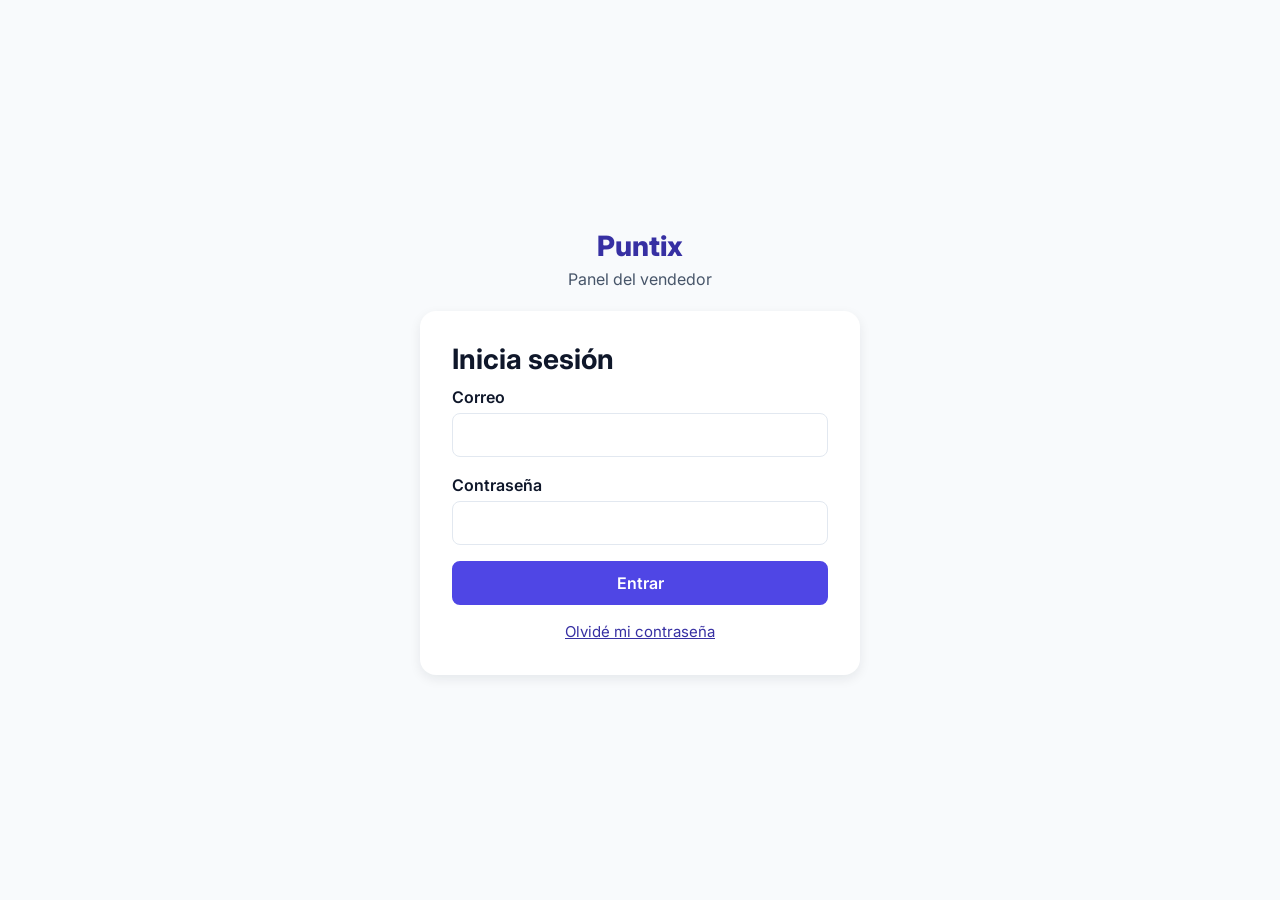
<file: index.html>
<!DOCTYPE html>
<html lang="es">
<head>
<meta charset="utf-8">
<meta name="viewport" content="width=device-width, initial-scale=1">
<link rel="preconnect" href="https://fonts.googleapis.com">
<link rel="stylesheet" href="https://fonts.googleapis.com/css2?family=Inter:wght@400;600;700;800&display=swap">
<link rel="stylesheet" href="css/base.css">
<title>Inicia sesión · Puntix vendedor</title>
</head>
<body class="pagina-auth">
  <p class="marca">Puntix</p>
  <p class="lema">Panel del vendedor</p>
  <main class="contenedor">
    <h1>Inicia sesión</h1>
    <div id="alerta" hidden></div>
    <form id="formulario" novalidate>
      <div class="campo">
        <label for="email">Correo</label>
        <input type="email" id="email" name="email" autocomplete="email" required>
      </div>
      <div class="campo">
        <label for="password">Contraseña</label>
        <input type="password" id="password" name="password" autocomplete="current-password" required>
      </div>
      <button class="btn" id="enviar" type="submit">Entrar</button>
    </form>
    <div class="enlaces">
      <a href="olvide-contrasena.html">Olvidé mi contraseña</a>
    </div>
  </main>
<script src="js/config.js"></script>
<script src="js/api.js"></script>
<script src="js/ui.js"></script>
<script src="js/login.js"></script>
</body>
</html>
</file>
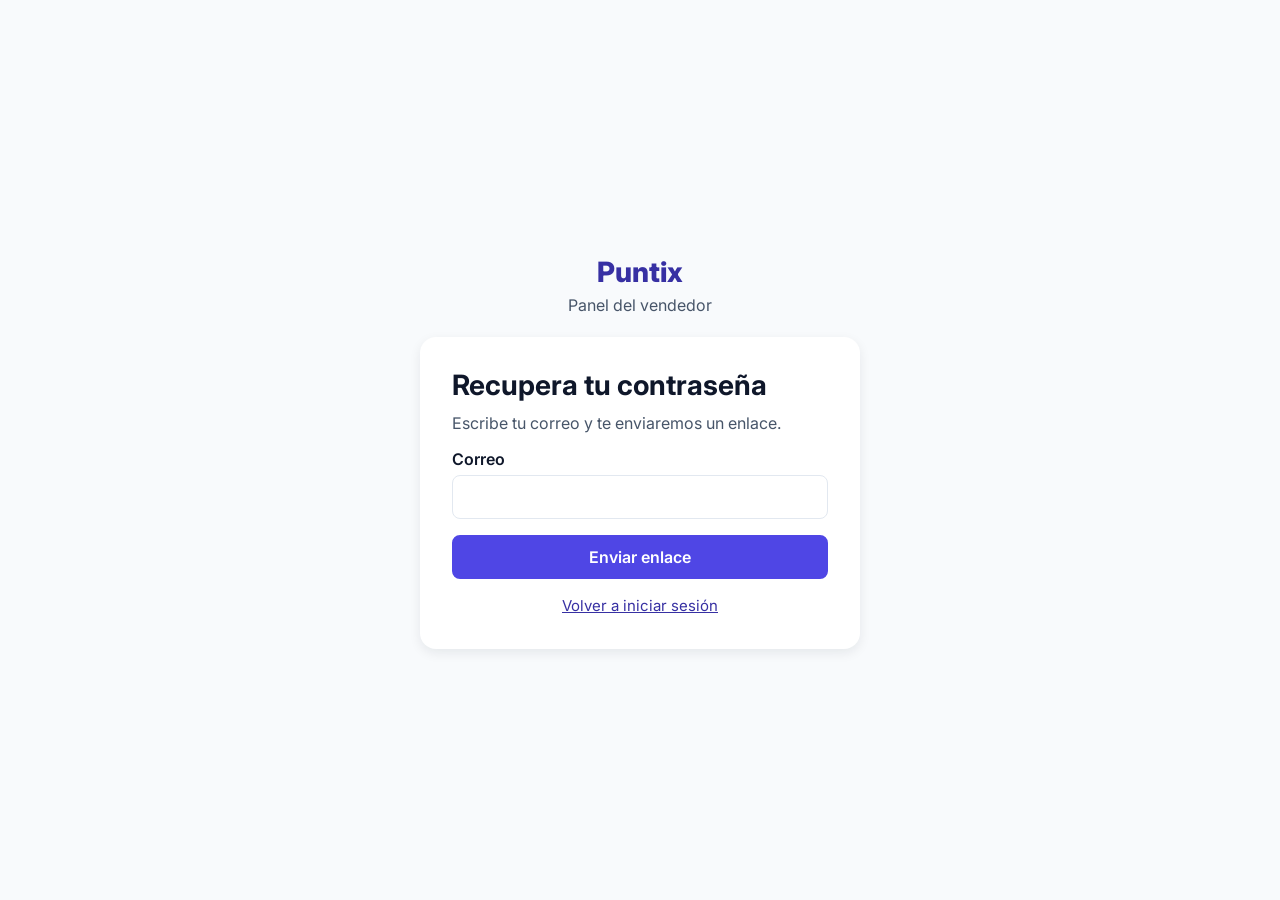
<file: olvide-contrasena.html>
<!DOCTYPE html>
<html lang="es">
<head>
<meta charset="utf-8">
<meta name="viewport" content="width=device-width, initial-scale=1">
<link rel="preconnect" href="https://fonts.googleapis.com">
<link rel="stylesheet" href="https://fonts.googleapis.com/css2?family=Inter:wght@400;600;700;800&display=swap">
<link rel="stylesheet" href="css/base.css">
<title>Recupera tu contraseña · Puntix vendedor</title>
</head>
<body class="pagina-auth">
  <p class="marca">Puntix</p>
  <p class="lema">Panel del vendedor</p>
  <main class="contenedor">
    <h1>Recupera tu contraseña</h1>
    <p class="texto-suave">Escribe tu correo y te enviaremos un enlace.</p>
    <div id="alerta" hidden></div>
    <form id="formulario" novalidate>
      <div class="campo"><label for="email">Correo</label>
        <input type="email" id="email" autocomplete="email" required></div>
      <button class="btn" id="enviar" type="submit">Enviar enlace</button>
    </form>
    <div class="enlaces"><a href="index.html">Volver a iniciar sesión</a></div>
  </main>
<script src="js/config.js"></script>
<script src="js/api.js"></script>
<script src="js/ui.js"></script>
<script src="js/olvide.js"></script>
</body>
</html>
</file>
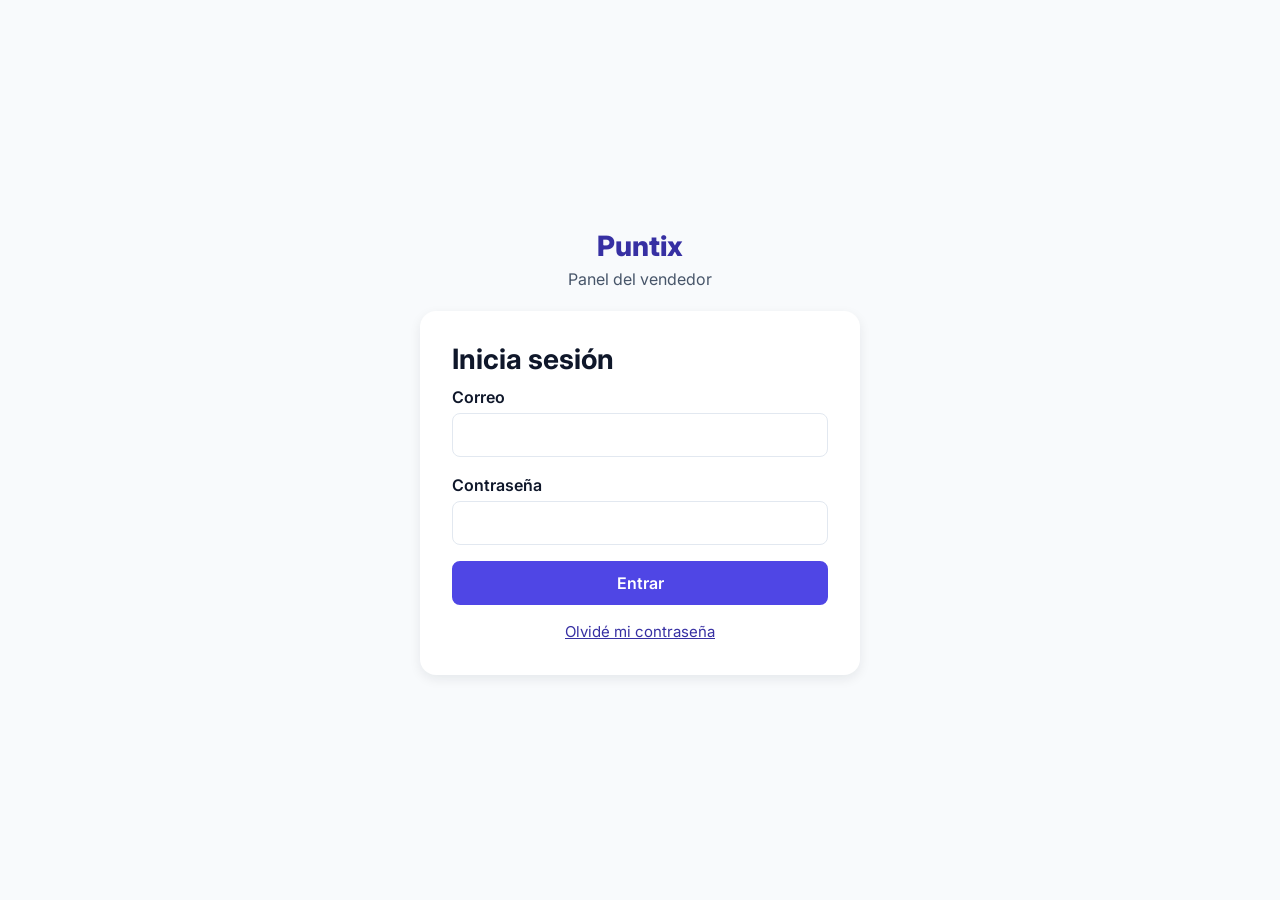
<file: panel.html>
<!DOCTYPE html>
<html lang="es">
<head>
<meta charset="utf-8">
<meta name="viewport" content="width=device-width, initial-scale=1">
<link rel="preconnect" href="https://fonts.googleapis.com">
<link rel="stylesheet" href="https://fonts.googleapis.com/css2?family=Inter:wght@400;600;700;800&display=swap">
<link rel="stylesheet" href="css/base.css">
<link rel="stylesheet" href="css/panel.css">
<title>Panel del vendedor · Puntix</title>
</head>
<body>
  <header class="encabezado">
    <div class="encabezado__interior">
      <div><p class="marca">Puntix</p><p class="saludo" id="saludo">Panel del vendedor</p></div>
      <button class="btn btn--secundario btn--auto" id="salir" type="button">Cerrar sesión</button>
    </div>
  </header>

  <main class="panel">
    <div id="aviso" hidden></div>

    <section class="resumen" aria-label="Resumen">
      <div class="dato"><p class="dato__etiqueta">Clientes</p><p class="dato__valor" id="r-clientes">—</p></div>
      <div class="dato"><p class="dato__etiqueta">Puntos de los clientes</p><p class="dato__valor" id="r-puntos">—</p></div>
      <div class="dato"><p class="dato__etiqueta">Tarjetas por entregar</p><p class="dato__valor" id="r-pendientes">—</p></div>
    </section>

    <section class="contenedor" aria-label="Gestión">
      <div class="pestanas" role="tablist" aria-label="Secciones">
        <button class="pestana" role="tab" id="tab-clientes" aria-controls="vista-clientes" aria-selected="true" type="button">Clientes</button>
        <button class="pestana" role="tab" id="tab-tarjetas" aria-controls="vista-tarjetas" aria-selected="false" tabindex="-1" type="button">Tarjetas</button>
        <button class="pestana" role="tab" id="tab-movimientos" aria-controls="vista-movimientos" aria-selected="false" tabindex="-1" type="button">Movimientos</button>
      </div>

      <div id="vista-clientes" role="tabpanel" aria-labelledby="tab-clientes">
        <div class="herramientas">
          <div class="campo"><label for="buscar-clientes">Buscar</label>
            <input type="text" id="buscar-clientes" placeholder="Nombre, DNI, correo o tarjeta" autocomplete="off"></div>
        </div>
        <div id="cuerpo-clientes"></div>
      </div>

      <div id="vista-tarjetas" role="tabpanel" aria-labelledby="tab-tarjetas" hidden>
        <div class="herramientas">
          <div class="campo"><label for="filtro-estado">Estado</label>
            <select id="filtro-estado">
              <option value="">Todas</option><option value="CREADA">Creadas (por entregar)</option>
              <option value="ACTIVADA">Activas</option><option value="BLOQUEADA">Bloqueadas</option>
            </select></div>
        </div>
        <div id="cuerpo-tarjetas"></div>
      </div>

      <div id="vista-movimientos" role="tabpanel" aria-labelledby="tab-movimientos" hidden>
        <div class="herramientas">
          <div class="campo"><label for="buscar-mov">Buscar</label>
            <input type="text" id="buscar-mov" placeholder="Cliente o tarjeta" autocomplete="off"></div>
        </div>
        <div id="cuerpo-movimientos"></div>
      </div>
    </section>
  </main>
<script src="js/config.js"></script>
<script src="js/api.js"></script>
<script src="js/ui.js"></script>
<script src="js/panel.js"></script>
</body>
</html>
</file>
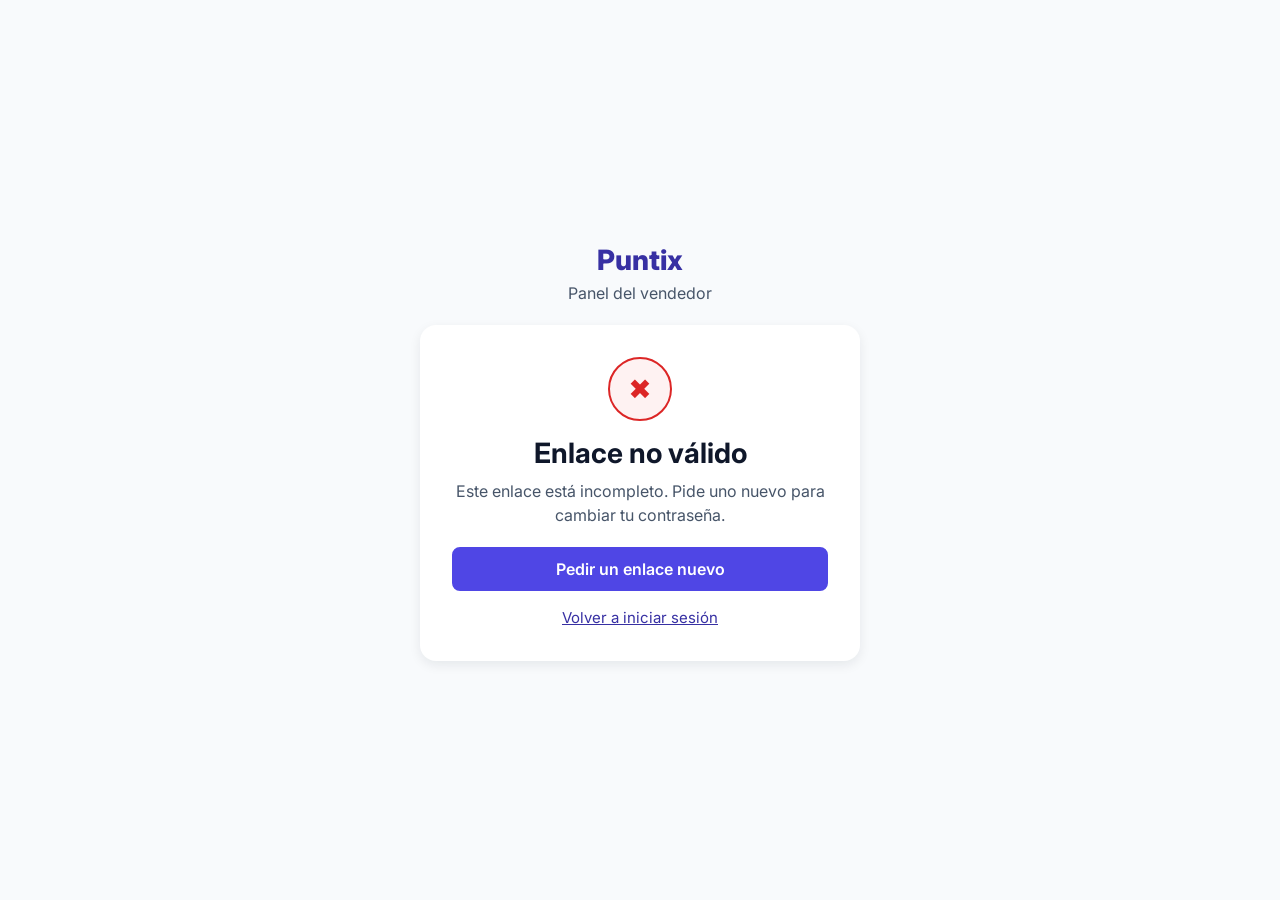
<file: restablecer-contrasena.html>
<!DOCTYPE html>
<html lang="es">
<head>
<meta charset="utf-8">
<meta name="viewport" content="width=device-width, initial-scale=1">
<meta name="referrer" content="no-referrer">
<link rel="preconnect" href="https://fonts.googleapis.com">
<link rel="stylesheet" href="https://fonts.googleapis.com/css2?family=Inter:wght@400;600;700;800&display=swap">
<link rel="stylesheet" href="css/base.css">
<title>Nueva contraseña · Puntix vendedor</title>
</head>
<body class="pagina-auth">
  <p class="marca">Puntix</p>
  <p class="lema">Panel del vendedor</p>
  <main class="contenedor">

    <!-- Vista 1: formulario (se ve cuando el enlace trae token) -->
    <section id="vista-formulario">
      <h1>Nueva contraseña</h1>
      <p class="texto-suave">Elige una contraseña nueva para tu cuenta.</p>
      <div id="alerta" hidden></div>
      <form id="formulario" novalidate>
        <div class="campo">
          <label for="contrasena">Nueva contraseña</label>
          <div class="campo__clave">
            <input type="password" id="contrasena" autocomplete="new-password" minlength="8" required aria-describedby="ayuda-contrasena">
            <button type="button" class="campo__ver" data-para="contrasena" aria-pressed="false" aria-label="Mostrar la contraseña">Mostrar</button>
          </div>
          <p class="campo__ayuda" id="ayuda-contrasena">Mínimo 8 caracteres.</p>
        </div>
        <div class="campo">
          <label for="repetir">Repite la contraseña</label>
          <div class="campo__clave">
            <input type="password" id="repetir" autocomplete="new-password" required>
            <button type="button" class="campo__ver" data-para="repetir" aria-pressed="false" aria-label="Mostrar la contraseña">Mostrar</button>
          </div>
        </div>
        <button class="btn" id="enviar" type="submit">Guardar contraseña</button>
      </form>
      <div class="enlaces"><a href="index.html">Volver a iniciar sesión</a></div>
    </section>

    <!-- Vista 2: resultado (enlace inválido/vencido o contraseña cambiada) -->
    <section id="vista-estado" class="estado" hidden>
      <div class="estado__icono" id="estado-icono" aria-hidden="true"></div>
      <h1 id="estado-titulo"></h1>
      <p class="texto-suave" id="estado-texto"></p>
      <a class="btn" id="estado-boton" href="index.html"></a>
      <div class="enlaces" id="estado-enlaces"></div>
    </section>

  </main>
<script src="js/config.js"></script>
<script src="js/api.js"></script>
<script src="js/ui.js"></script>
<script src="js/restablecer.js"></script>
</body>
</html>
</file>
<file: css/base.css>
/* Puntix · estilos compartidos (Persona 2) */
:root {
  --color-primario: #4F46E5;
  --color-primario-oscuro: #3730A3;
  --color-uso: #e2352f;
  --color-primario-claro: #EEF2FF;
  --color-secundario: #7C3AED;
  --color-puntos: #F59E0B;
  --color-exito: #15803D;
  --color-exito-fondo: #F0FDF4;
  --color-error: #DC2626;
  --color-error-fondo: #FEF2F2;
  --color-fondo: #F8FAFC;
  --color-superficie: #FFFFFF;
  --color-texto: #0F172A;
  --color-texto-suave: #475569;
  --color-borde: #E2E8F0;
  --radio: 8px;
  --radio-grande: 16px;
  --sombra: 0 4px 12px rgba(15, 23, 42, 0.08);
}

*, *::before, *::after { box-sizing: border-box; }
[hidden] { display: none !important; }
body {
  margin: 0;
  font-family: 'Inter', system-ui, -apple-system, 'Segoe UI', Roboto, sans-serif;
  font-size: 16px; line-height: 1.5;
  color: var(--color-texto); background: var(--color-fondo);
}
h1 { font-size: 28px; line-height: 1.2; margin: 0 0 8px; }
h2 { font-size: 20px; line-height: 1.3; margin: 0 0 12px; }
p { margin: 0 0 12px; }
a { color: var(--color-primario-oscuro); }
.texto-pequeno { font-size: 14px; }
.texto-suave { color: var(--color-texto-suave); }
:focus-visible { outline: 3px solid var(--color-primario); outline-offset: 2px; }

/* Botones */
.btn {
  display: inline-flex; align-items: center; justify-content: center;
  min-height: 44px; padding: 0 20px; width: 100%;
  font: inherit; font-weight: 600; text-decoration: none; cursor: pointer;
  border: 2px solid var(--color-primario); border-radius: var(--radio);
  background: var(--color-primario); color: #fff;
}
.btn:hover { background: var(--color-primario-oscuro); border-color: var(--color-primario-oscuro); }
.btn:disabled { opacity: .55; cursor: not-allowed; }
.btn--secundario { background: #fff; color: var(--color-primario); }
.btn--secundario:hover { background: var(--color-primario-claro); color: var(--color-primario-oscuro); }
.btn--peligro { background: var(--color-error); border-color: var(--color-error); }
.btn--peligro:hover { background: #B91C1C; border-color: #B91C1C; }
.btn--auto { width: auto; }

/* Campos */
.campo { margin-bottom: 16px; }
.campo label { display: block; font-weight: 600; margin-bottom: 4px; }
.campo input[type="text"], .campo input[type="email"], .campo input[type="password"],
.campo input[type="tel"], .campo input[type="number"] {
  width: 100%; min-height: 44px; padding: 0 12px; font: inherit; color: inherit;
  background: #fff; border: 1px solid var(--color-borde); border-radius: var(--radio);
}
.campo input:focus { border-color: var(--color-primario); }
.campo input[aria-invalid="true"] { border-color: var(--color-error); }
.campo__ayuda { font-size: 14px; color: var(--color-texto-suave); margin-top: 4px; }
.campo__error { font-size: 14px; color: var(--color-error); margin-top: 4px; }
.campo--casilla { display: flex; gap: 10px; align-items: flex-start; }
.campo--casilla input { width: 24px; height: 24px; margin-top: 2px; flex: none; accent-color: var(--color-primario); }
.campo--casilla label { font-weight: 400; margin: 0; }

/* Alertas */
.alerta { display: flex; gap: 8px; padding: 12px 14px; border-radius: var(--radio); font-size: 15px; margin-bottom: 16px; border: 1px solid transparent; }
.alerta--exito { background: var(--color-exito-fondo); color: var(--color-exito); border-color: var(--color-exito); }
.alerta--error { background: var(--color-error-fondo); color: var(--color-error); border-color: var(--color-error); }
.alerta ul { margin: 0; padding-left: 18px; }
.alerta__icono { font-weight: 700; }

/* Insignias */
.insignia { display: inline-block; padding: 2px 10px; border-radius: 999px; font-size: 14px; font-weight: 600; line-height: 1.5; }
.insignia--activa { background: var(--color-exito); color: #fff; }
.insignia--creada { background: var(--color-puntos); color: var(--color-texto); }
.insignia--bloqueada { background: var(--color-error); color: #fff; }
.insignia--suma { background: var(--color-exito-fondo); color: var(--color-exito); border: 1px solid var(--color-exito); }
.insignia--uso { background: var(--color-uso); color: #fff; }
.insignia--ajuste { background: var(--color-borde); color: var(--color-texto); }

/* Contenedor y tablas */
.contenedor { background: var(--color-superficie); border-radius: var(--radio-grande); box-shadow: var(--sombra); padding: 24px; width: 100%; }
.tabla-scroll { overflow-x: auto; }
.tabla { width: 100%; border-collapse: collapse; font-size: 15px; }
.tabla th { background: var(--color-primario-claro); color: var(--color-primario-oscuro); text-align: left; padding: 10px 12px; font-weight: 600; white-space: nowrap; }
.tabla td { padding: 10px 12px; border-bottom: 1px solid var(--color-borde); }
.tabla .num { text-align: right; font-variant-numeric: tabular-nums; }

/* Páginas de acceso (inicio de sesión, registro, recuperar) */
.pagina-auth { min-height: 100vh; display: flex; flex-direction: column; align-items: center; justify-content: center; padding: 24px 16px; }
.pagina-auth .contenedor { max-width: 440px; }
.marca { font-size: 28px; font-weight: 800; color: var(--color-primario-oscuro); margin: 0; }
.lema { color: var(--color-texto-suave); margin: 0 0 20px; }
.enlaces { display: flex; flex-direction: column; gap: 8px; margin-top: 16px; text-align: center; font-size: 15px; }

/* Tarjeta Puntix (HTML + CSS) */
.tarjeta {
  position: relative; display: flex; flex-direction: column; justify-content: space-between;
  width: 100%; max-width: 380px; margin: 0 auto; padding: 20px;
  aspect-ratio: 85.6 / 54; border-radius: var(--radio-grande);
  background: linear-gradient(135deg, #4F46E5, #7C3AED); color: #fff;
  box-shadow: var(--sombra);
}
.tarjeta__arriba, .tarjeta__abajo { display: flex; justify-content: space-between; align-items: center; gap: 8px; }
.tarjeta__marca { font-weight: 800; font-size: 20px; }
.tarjeta__ondas { color: var(--color-puntos); display: flex; }
.tarjeta__numero { font-size: 24px; font-weight: 600; letter-spacing: .15em; font-variant-numeric: tabular-nums; text-align: left; }
.tarjeta__nombre { font-weight: 600; font-size: 14px; letter-spacing: .06em; text-transform: uppercase; overflow-wrap: anywhere; }
.tarjeta--sticker { width: 85.6mm; height: 54mm; max-width: none; aspect-ratio: auto; padding: 5mm; border-radius: 3mm; box-shadow: none; }
.tarjeta--sticker .tarjeta__marca { font-size: 16pt; }
.tarjeta--sticker .tarjeta__lema { font-size: 9pt; font-weight: 600; }

/* Puntos */
.puntos-etiqueta { color: var(--color-texto-suave); margin: 0; }
.puntos-numero { font-size: 48px; font-weight: 700; line-height: 1.1; margin: 0; font-variant-numeric: tabular-nums; }
.puntos-numero small { font-size: 20px; font-weight: 600; color: var(--color-texto-suave); }

@media (min-width: 768px) { .contenedor { padding: 32px; } .tarjeta__numero { font-size: 28px; } }
@media (prefers-reduced-motion: reduce) { * { transition: none !important; animation: none !important; } }

/* Campo de contraseña con botón Mostrar/Ocultar */
.campo__clave { position: relative; }
.campo .campo__clave input[type] { padding-right: 88px; }
.campo__ver {
  position: absolute; top: 50%; right: 6px; transform: translateY(-50%);
  min-height: 32px; padding: 0 10px; font: inherit; font-size: 14px; font-weight: 600; cursor: pointer;
  color: var(--color-primario-oscuro); background: transparent; border: 0; border-radius: var(--radio);
}
.campo__ver:hover { background: var(--color-primario-claro); }

/* Pantalla de resultado (enlace vencido, contraseña cambiada) */
.estado { text-align: center; }
.estado__icono {
  display: flex; align-items: center; justify-content: center;
  width: 64px; height: 64px; margin: 0 auto 16px; border-radius: 50%;
  font-size: 28px; font-weight: 700; border: 2px solid transparent;
}
.estado__icono--exito { background: var(--color-exito-fondo); color: var(--color-exito); border-color: var(--color-exito); }
.estado__icono--error { background: var(--color-error-fondo); color: var(--color-error); border-color: var(--color-error); }
.estado h1:focus { outline: none; }
.estado .btn { margin-top: 8px; }
</file>
<file: css/panel.css>
/* Puntix · panel del vendedor. Usa las mismas variables y componentes de base.css */
.encabezado { background: var(--color-superficie); border-bottom: 1px solid var(--color-borde); }
.encabezado__interior { max-width: 1100px; margin: 0 auto; padding: 12px 16px; display: flex; justify-content: space-between; align-items: center; gap: 12px; }
.encabezado .marca { font-size: 22px; }
.encabezado .saludo { margin: 0; font-size: 14px; color: var(--color-texto-suave); }
.panel { max-width: 1100px; margin: 0 auto; padding: 24px 16px 48px; display: grid; grid-template-columns: minmax(0, 1fr); gap: 24px; }

/* Resumen */
.resumen { display: grid; gap: 12px; grid-template-columns: 1fr; }
.dato { background: var(--color-superficie); border: 1px solid var(--color-borde); border-radius: var(--radio-grande); box-shadow: var(--sombra); padding: 16px 20px; }
.dato__etiqueta { margin: 0; color: var(--color-texto-suave); font-size: 14px; }
.dato__valor { margin: 0; font-size: 32px; font-weight: 700; line-height: 1.2; font-variant-numeric: tabular-nums; }

/* Pestañas */
.pestanas { display: flex; gap: 4px; border-bottom: 1px solid var(--color-borde); margin-bottom: 16px; overflow-x: auto; }
.pestana { font: inherit; font-weight: 600; min-height: 44px; padding: 0 16px; cursor: pointer; white-space: nowrap;
  background: transparent; color: var(--color-texto-suave); border: 0; border-bottom: 3px solid transparent; }
.pestana:hover { color: var(--color-primario-oscuro); }
.pestana[aria-selected="true"] { color: var(--color-primario-oscuro); border-bottom-color: var(--color-primario); }

/* Herramientas y tabla */
.herramientas { display: flex; gap: 12px; flex-wrap: wrap; align-items: flex-end; }
.herramientas .campo { margin-bottom: 12px; min-width: 240px; flex: 0 1 320px; }
.campo select { width: 100%; min-height: 44px; padding: 0 12px; font: inherit; color: inherit; background: #fff; border: 1px solid var(--color-borde); border-radius: var(--radio); }
.campo select:focus { border-color: var(--color-primario); }
.tabla { min-width: 640px; }
.tabla th button { all: unset; cursor: pointer; font-weight: 600; }
.tabla th button:focus-visible { outline: 3px solid var(--color-primario); outline-offset: 2px; }
.tabla .acciones { display: flex; gap: 8px; flex-wrap: wrap; }
.btn--chico { min-height: 36px; padding: 0 12px; font-size: 14px; width: auto; }
.codigo { font-family: ui-monospace, Menlo, Consolas, monospace; font-weight: 700; letter-spacing: .12em; }
.pts { font-weight: 700; font-variant-numeric: tabular-nums; }
.pts--suma { color: var(--color-exito); }
.vacio, .estado-carga { text-align: center; color: var(--color-texto-suave); padding: 32px 0; }
.pie-tabla { display: flex; justify-content: space-between; align-items: center; gap: 8px; flex-wrap: wrap; margin-top: 12px; font-size: 14px; color: var(--color-texto-suave); }
.pie-tabla .btn { min-width: 96px; }

/* Ventana (modal) */
.fondo { position: fixed; inset: 0; background: rgba(15, 23, 42, .55); display: flex; align-items: center; justify-content: center; padding: 16px; z-index: 20; }
.modal { background: var(--color-superficie); border-radius: var(--radio-grande); padding: 24px; width: 100%; max-width: 520px; max-height: 90vh; overflow: auto; box-shadow: var(--sombra); }
.modal h2 { margin-bottom: 8px; }
.modal__acciones { display: flex; gap: 8px; justify-content: flex-end; flex-wrap: wrap; margin-top: 16px; }
.modal__acciones .btn { width: auto; }
.modal .tabla { min-width: 0; }

@media (min-width: 768px) { .resumen { grid-template-columns: repeat(3, 1fr); } .panel { padding-top: 32px; } }
</file>
